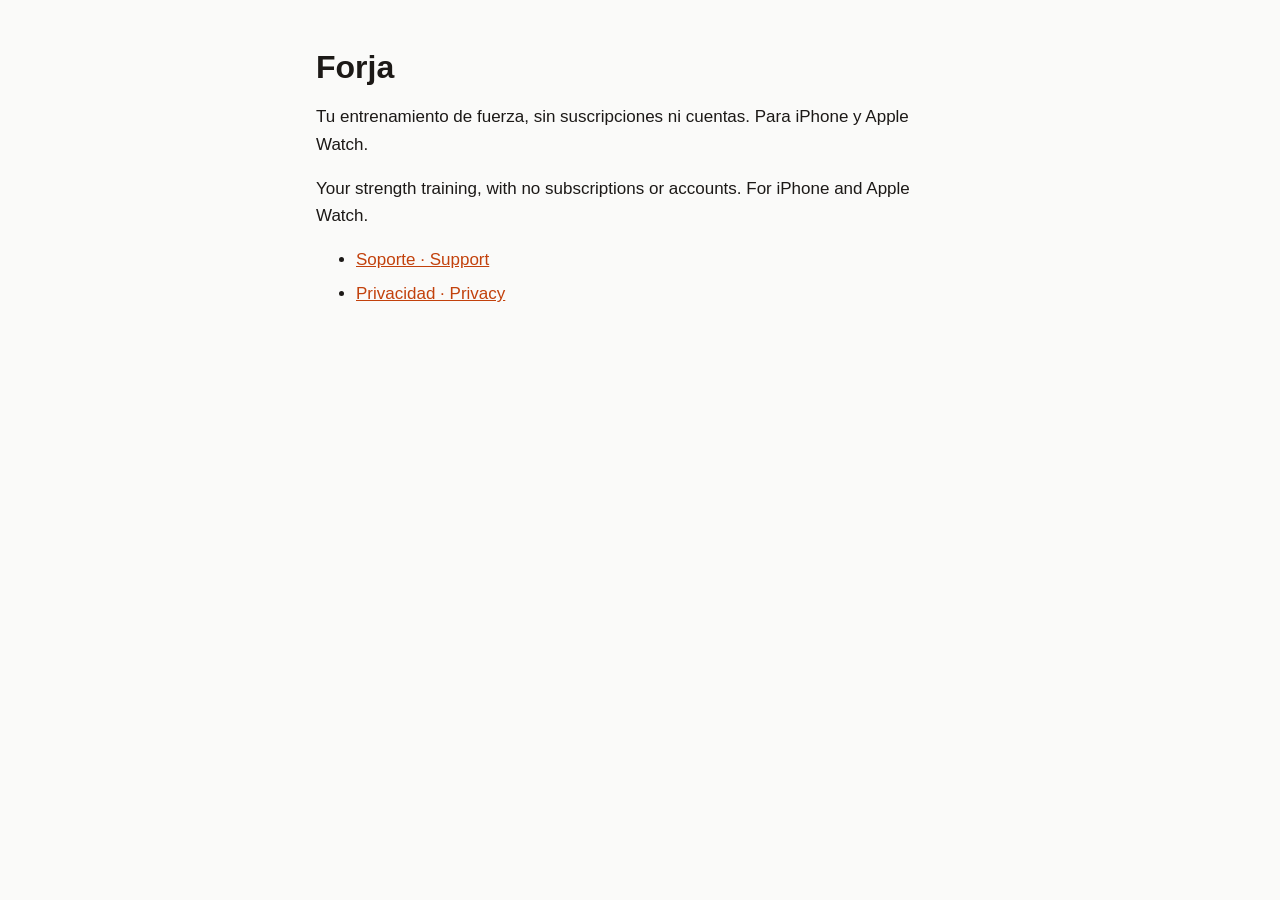
<file: index.html>
<!doctype html>
<html lang="es">
<head>
<meta charset="utf-8">
<meta name="viewport" content="width=device-width, initial-scale=1">
<title>Forja</title>
<link rel="stylesheet" href="estilo.css">
</head>
<body>
<main>
<h1>Forja</h1>
<p>Tu entrenamiento de fuerza, sin suscripciones ni cuentas. Para iPhone y Apple Watch.</p>
<p>Your strength training, with no subscriptions or accounts. For iPhone and Apple Watch.</p>
<ul>
<li><a href="soporte.html">Soporte · Support</a></li>
<li><a href="privacidad.html">Privacidad · Privacy</a></li>
</ul>
</main>
</body>
</html>
</file>
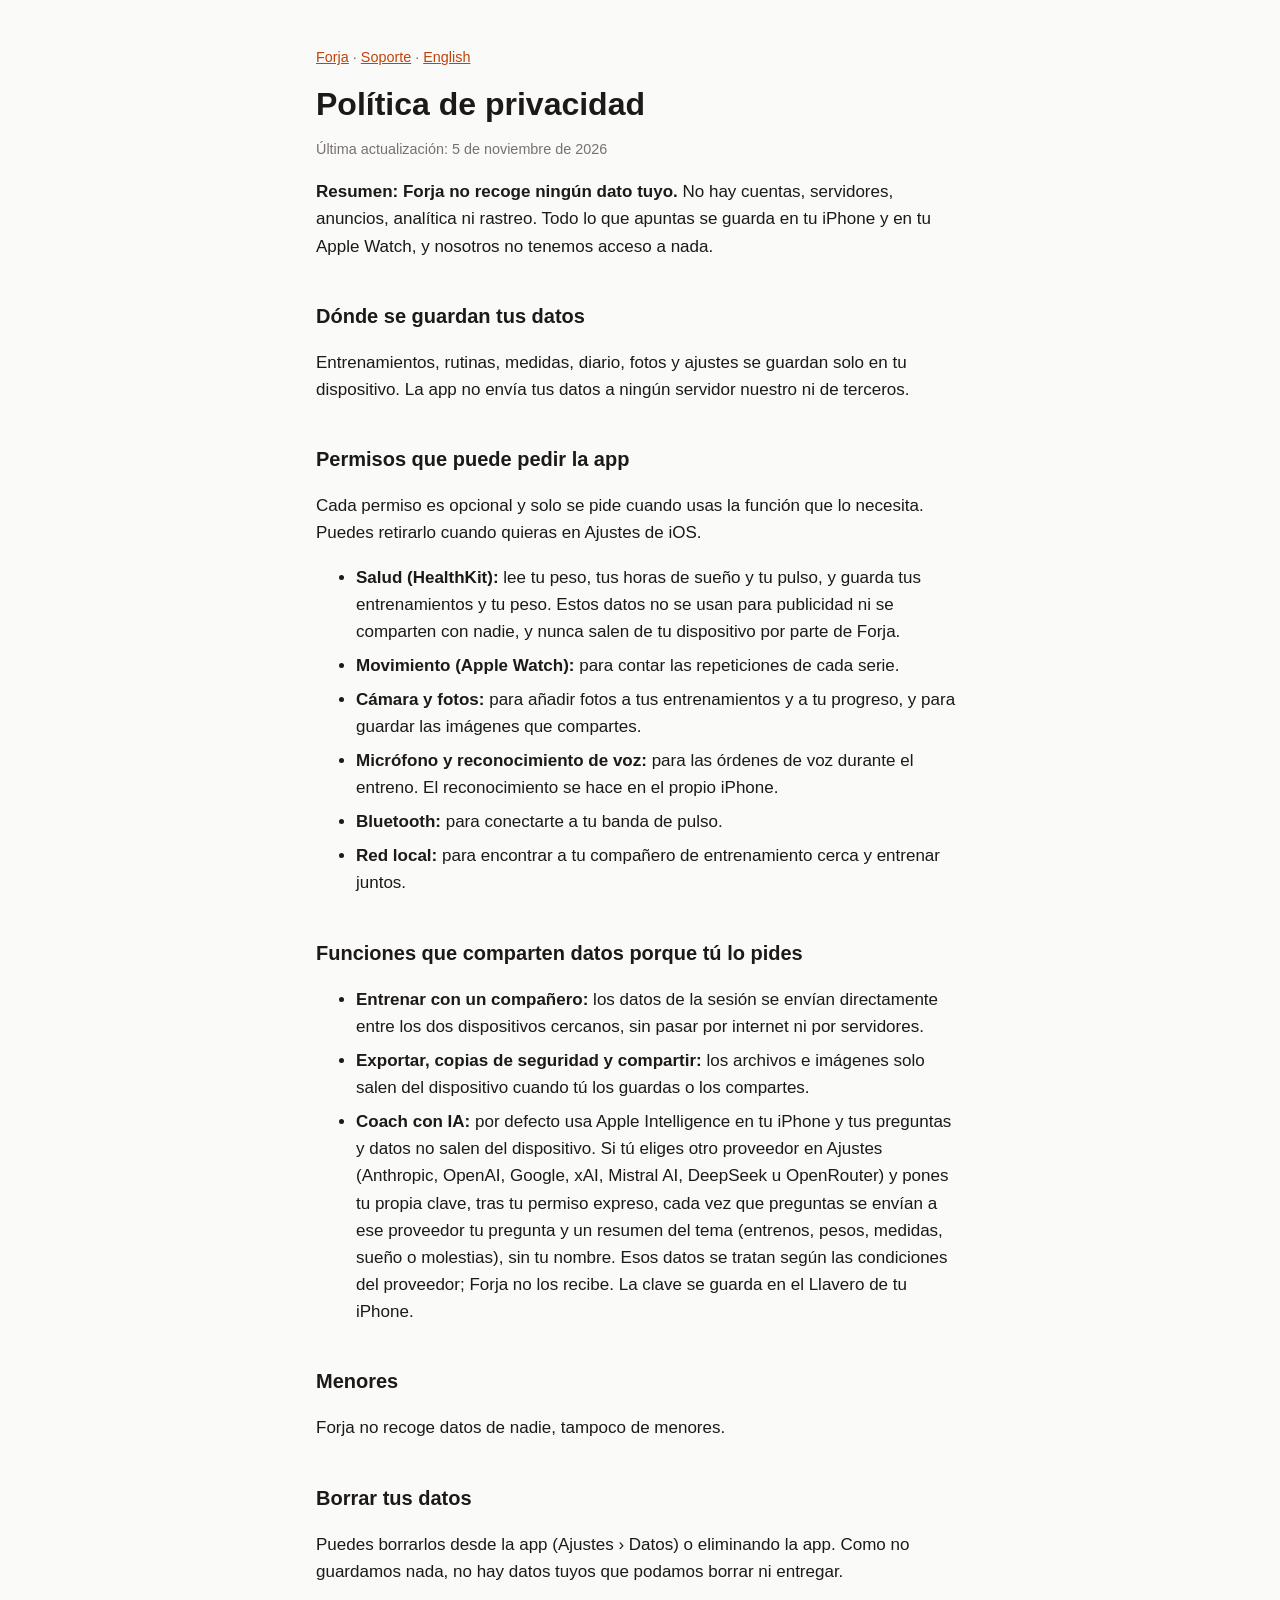
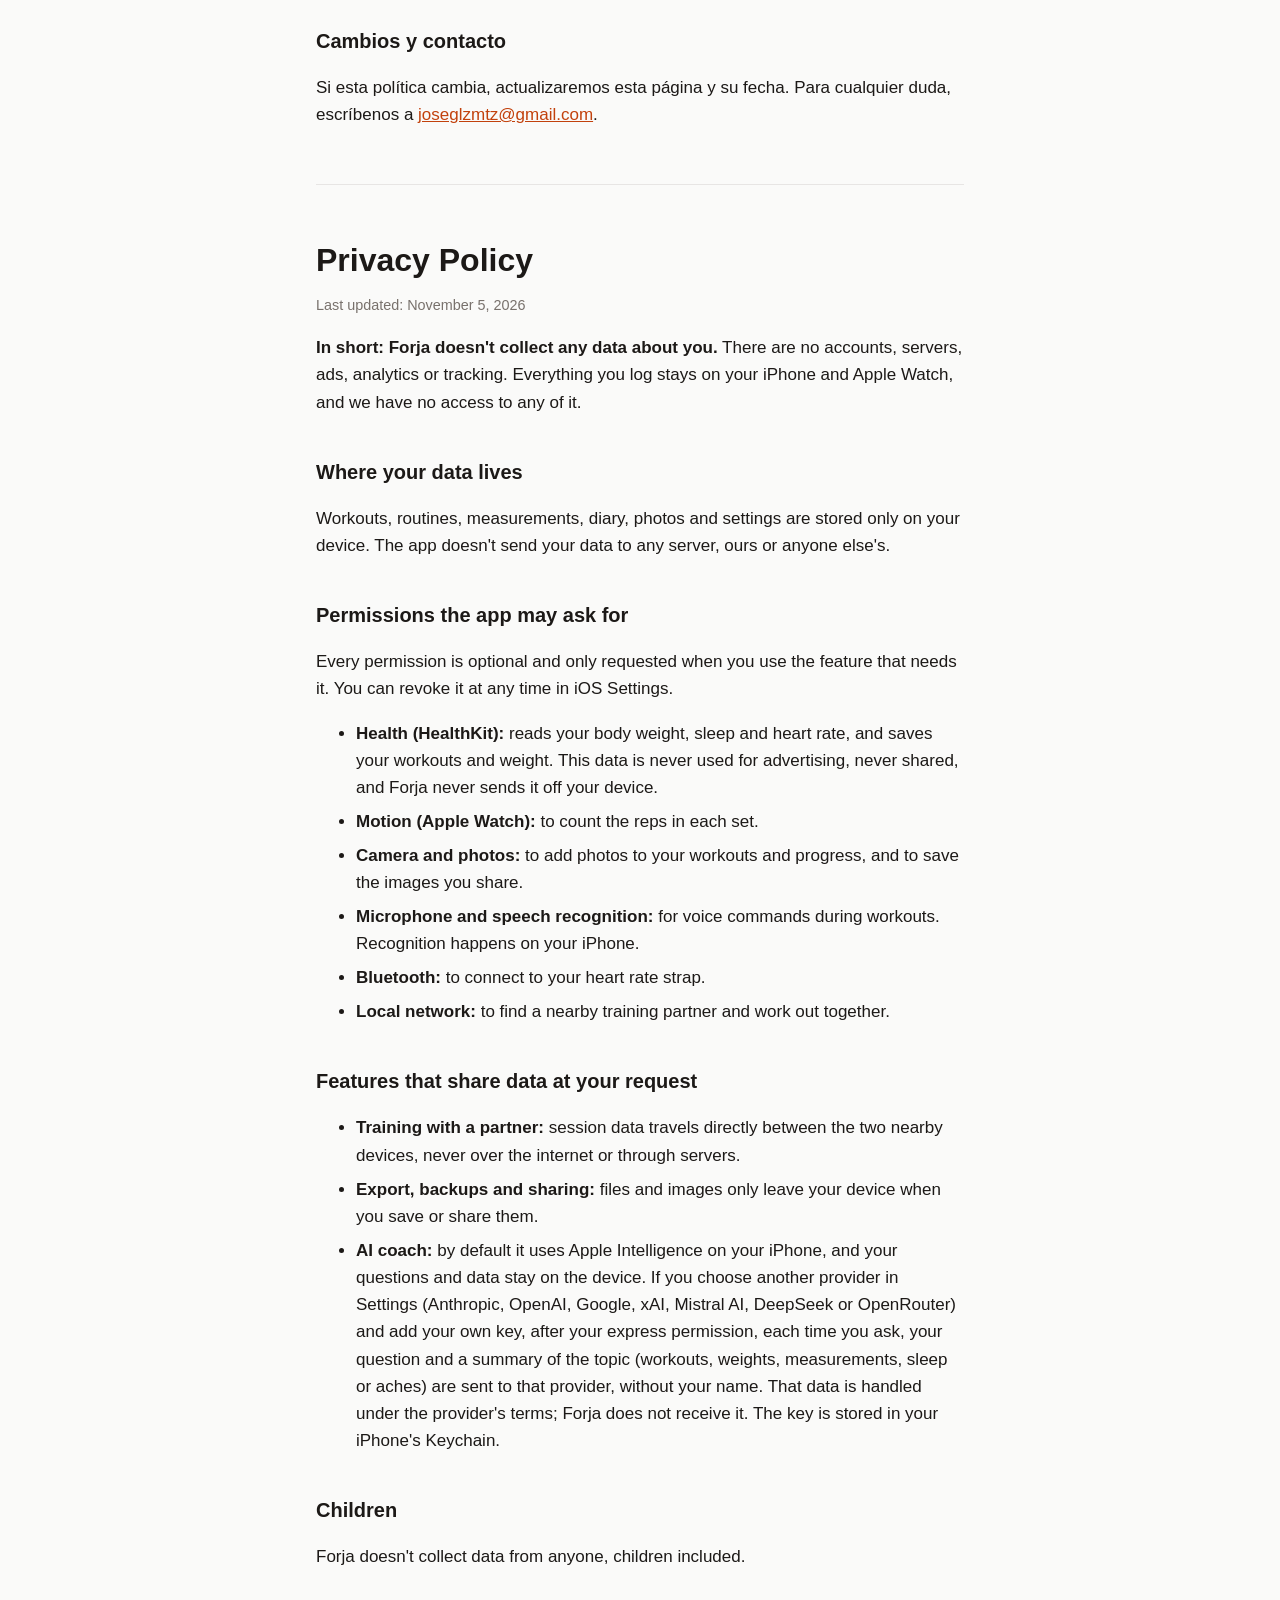
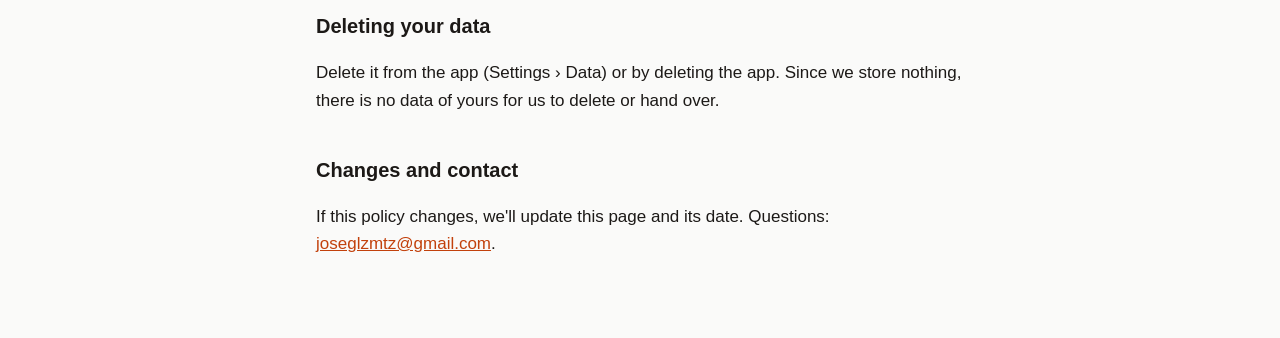
<file: privacidad.html>
<!doctype html>
<html lang="es">
<head>
<meta charset="utf-8">
<meta name="viewport" content="width=device-width, initial-scale=1">
<title>Forja · Privacidad</title>
<link rel="stylesheet" href="estilo.css">
</head>
<body>
<main>
<p class="nav"><a href="index.html">Forja</a> · <a href="soporte.html">Soporte</a> · <a href="#en">English</a></p>

<h1>Política de privacidad</h1>
<p class="meta">Última actualización: 5 de noviembre de 2026</p>

<p><strong>Resumen: Forja no recoge ningún dato tuyo.</strong> No hay cuentas, servidores, anuncios, analítica ni rastreo. Todo lo que apuntas se guarda en tu iPhone y en tu Apple Watch, y nosotros no tenemos acceso a nada.</p>

<h2>Dónde se guardan tus datos</h2>
<p>Entrenamientos, rutinas, medidas, diario, fotos y ajustes se guardan solo en tu dispositivo. La app no envía tus datos a ningún servidor nuestro ni de terceros.</p>

<h2>Permisos que puede pedir la app</h2>
<p>Cada permiso es opcional y solo se pide cuando usas la función que lo necesita. Puedes retirarlo cuando quieras en Ajustes de iOS.</p>
<ul>
<li><strong>Salud (HealthKit):</strong> lee tu peso, tus horas de sueño y tu pulso, y guarda tus entrenamientos y tu peso. Estos datos no se usan para publicidad ni se comparten con nadie, y nunca salen de tu dispositivo por parte de Forja.</li>
<li><strong>Movimiento (Apple Watch):</strong> para contar las repeticiones de cada serie.</li>
<li><strong>Cámara y fotos:</strong> para añadir fotos a tus entrenamientos y a tu progreso, y para guardar las imágenes que compartes.</li>
<li><strong>Micrófono y reconocimiento de voz:</strong> para las órdenes de voz durante el entreno. El reconocimiento se hace en el propio iPhone.</li>
<li><strong>Bluetooth:</strong> para conectarte a tu banda de pulso.</li>
<li><strong>Red local:</strong> para encontrar a tu compañero de entrenamiento cerca y entrenar juntos.</li>
</ul>

<h2>Funciones que comparten datos porque tú lo pides</h2>
<ul>
<li><strong>Entrenar con un compañero:</strong> los datos de la sesión se envían directamente entre los dos dispositivos cercanos, sin pasar por internet ni por servidores.</li>
<li><strong>Exportar, copias de seguridad y compartir:</strong> los archivos e imágenes solo salen del dispositivo cuando tú los guardas o los compartes.</li>
<li><strong>Coach con IA:</strong> por defecto usa Apple Intelligence en tu iPhone y tus preguntas y datos no salen del dispositivo. Si tú eliges otro proveedor en Ajustes (Anthropic, OpenAI, Google, xAI, Mistral AI, DeepSeek u OpenRouter) y pones tu propia clave, tras tu permiso expreso, cada vez que preguntas se envían a ese proveedor tu pregunta y un resumen del tema (entrenos, pesos, medidas, sueño o molestias), sin tu nombre. Esos datos se tratan según las condiciones del proveedor; Forja no los recibe. La clave se guarda en el Llavero de tu iPhone.</li>
</ul>

<h2>Menores</h2>
<p>Forja no recoge datos de nadie, tampoco de menores.</p>

<h2>Borrar tus datos</h2>
<p>Puedes borrarlos desde la app (Ajustes › Datos) o eliminando la app. Como no guardamos nada, no hay datos tuyos que podamos borrar ni entregar.</p>

<h2>Cambios y contacto</h2>
<p>Si esta política cambia, actualizaremos esta página y su fecha. Para cualquier duda, escríbenos a <a href="mailto:joseglzmtz@gmail.com">joseglzmtz@gmail.com</a>.</p>

<hr>

<section id="en" lang="en">
<h1>Privacy Policy</h1>
<p class="meta">Last updated: November 5, 2026</p>

<p><strong>In short: Forja doesn't collect any data about you.</strong> There are no accounts, servers, ads, analytics or tracking. Everything you log stays on your iPhone and Apple Watch, and we have no access to any of it.</p>

<h2>Where your data lives</h2>
<p>Workouts, routines, measurements, diary, photos and settings are stored only on your device. The app doesn't send your data to any server, ours or anyone else's.</p>

<h2>Permissions the app may ask for</h2>
<p>Every permission is optional and only requested when you use the feature that needs it. You can revoke it at any time in iOS Settings.</p>
<ul>
<li><strong>Health (HealthKit):</strong> reads your body weight, sleep and heart rate, and saves your workouts and weight. This data is never used for advertising, never shared, and Forja never sends it off your device.</li>
<li><strong>Motion (Apple Watch):</strong> to count the reps in each set.</li>
<li><strong>Camera and photos:</strong> to add photos to your workouts and progress, and to save the images you share.</li>
<li><strong>Microphone and speech recognition:</strong> for voice commands during workouts. Recognition happens on your iPhone.</li>
<li><strong>Bluetooth:</strong> to connect to your heart rate strap.</li>
<li><strong>Local network:</strong> to find a nearby training partner and work out together.</li>
</ul>

<h2>Features that share data at your request</h2>
<ul>
<li><strong>Training with a partner:</strong> session data travels directly between the two nearby devices, never over the internet or through servers.</li>
<li><strong>Export, backups and sharing:</strong> files and images only leave your device when you save or share them.</li>
<li><strong>AI coach:</strong> by default it uses Apple Intelligence on your iPhone, and your questions and data stay on the device. If you choose another provider in Settings (Anthropic, OpenAI, Google, xAI, Mistral AI, DeepSeek or OpenRouter) and add your own key, after your express permission, each time you ask, your question and a summary of the topic (workouts, weights, measurements, sleep or aches) are sent to that provider, without your name. That data is handled under the provider's terms; Forja does not receive it. The key is stored in your iPhone's Keychain.</li>
</ul>

<h2>Children</h2>
<p>Forja doesn't collect data from anyone, children included.</p>

<h2>Deleting your data</h2>
<p>Delete it from the app (Settings › Data) or by deleting the app. Since we store nothing, there is no data of yours for us to delete or hand over.</p>

<h2>Changes and contact</h2>
<p>If this policy changes, we'll update this page and its date. Questions: <a href="mailto:joseglzmtz@gmail.com">joseglzmtz@gmail.com</a>.</p>
</section>
</main>
</body>
</html>
</file>
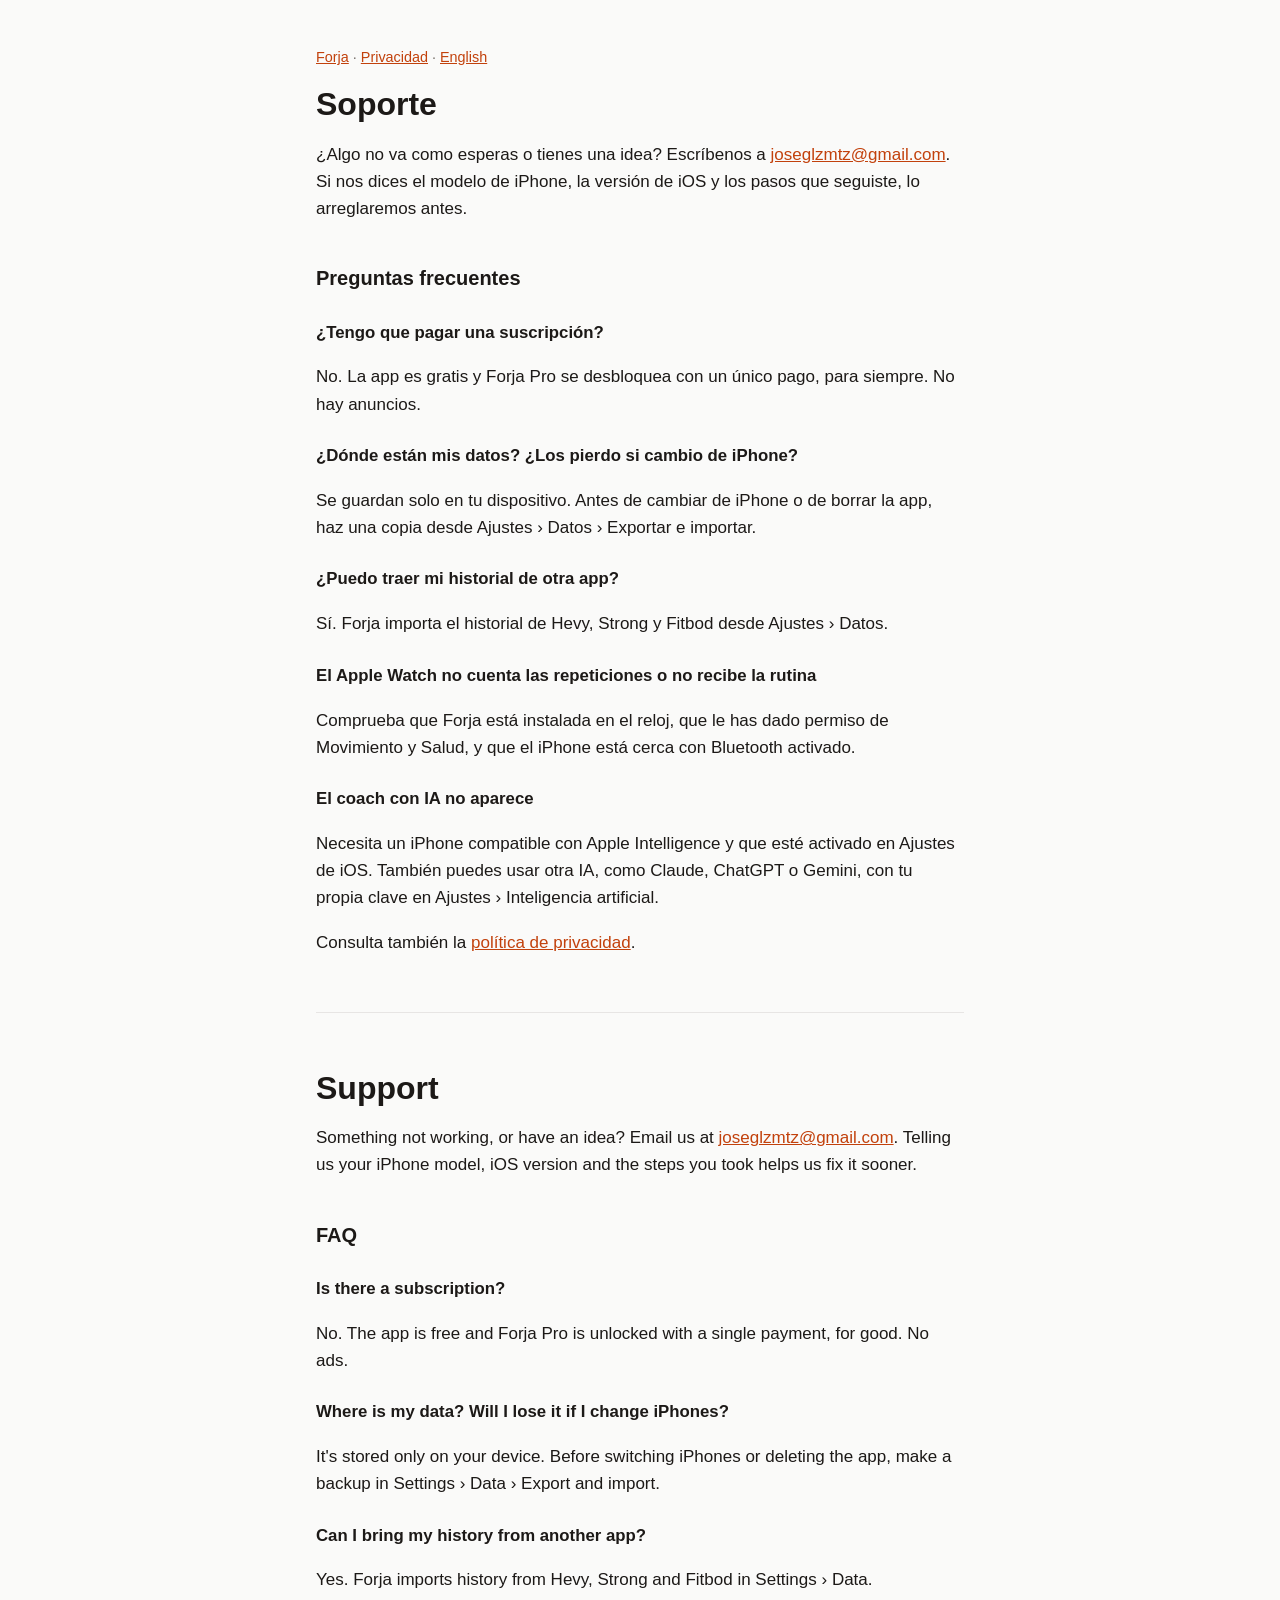
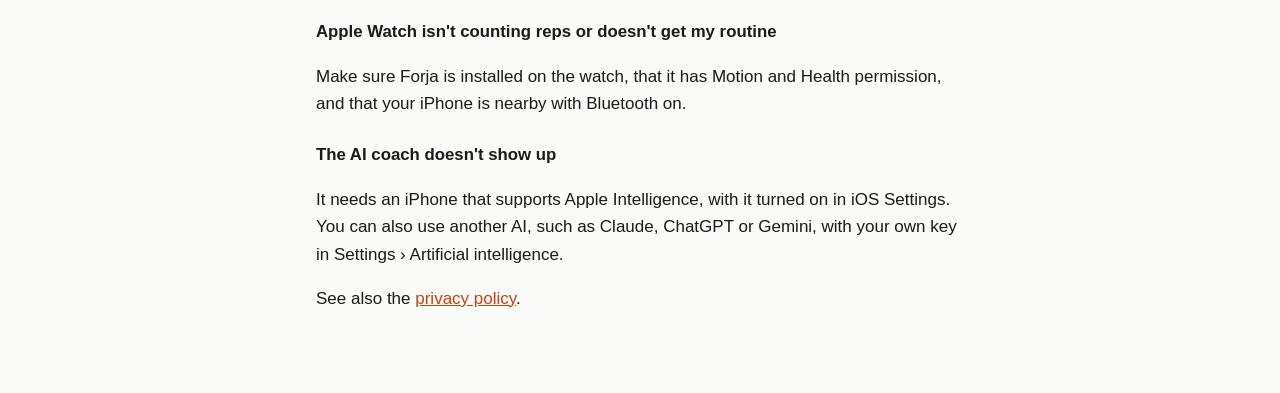
<file: soporte.html>
<!doctype html>
<html lang="es">
<head>
<meta charset="utf-8">
<meta name="viewport" content="width=device-width, initial-scale=1">
<title>Forja · Soporte</title>
<link rel="stylesheet" href="estilo.css">
</head>
<body>
<main>
<p class="nav"><a href="index.html">Forja</a> · <a href="privacidad.html">Privacidad</a> · <a href="#en">English</a></p>

<h1>Soporte</h1>
<p>¿Algo no va como esperas o tienes una idea? Escríbenos a <a href="mailto:joseglzmtz@gmail.com?subject=Forja">joseglzmtz@gmail.com</a>. Si nos dices el modelo de iPhone, la versión de iOS y los pasos que seguiste, lo arreglaremos antes.</p>

<h2>Preguntas frecuentes</h2>
<h3>¿Tengo que pagar una suscripción?</h3>
<p>No. La app es gratis y Forja Pro se desbloquea con un único pago, para siempre. No hay anuncios.</p>
<h3>¿Dónde están mis datos? ¿Los pierdo si cambio de iPhone?</h3>
<p>Se guardan solo en tu dispositivo. Antes de cambiar de iPhone o de borrar la app, haz una copia desde Ajustes › Datos › Exportar e importar.</p>
<h3>¿Puedo traer mi historial de otra app?</h3>
<p>Sí. Forja importa el historial de Hevy, Strong y Fitbod desde Ajustes › Datos.</p>
<h3>El Apple Watch no cuenta las repeticiones o no recibe la rutina</h3>
<p>Comprueba que Forja está instalada en el reloj, que le has dado permiso de Movimiento y Salud, y que el iPhone está cerca con Bluetooth activado.</p>
<h3>El coach con IA no aparece</h3>
<p>Necesita un iPhone compatible con Apple Intelligence y que esté activado en Ajustes de iOS. También puedes usar otra IA, como Claude, ChatGPT o Gemini, con tu propia clave en Ajustes › Inteligencia artificial.</p>

<p>Consulta también la <a href="privacidad.html">política de privacidad</a>.</p>

<hr>

<section id="en" lang="en">
<h1>Support</h1>
<p>Something not working, or have an idea? Email us at <a href="mailto:joseglzmtz@gmail.com?subject=Forja">joseglzmtz@gmail.com</a>. Telling us your iPhone model, iOS version and the steps you took helps us fix it sooner.</p>

<h2>FAQ</h2>
<h3>Is there a subscription?</h3>
<p>No. The app is free and Forja Pro is unlocked with a single payment, for good. No ads.</p>
<h3>Where is my data? Will I lose it if I change iPhones?</h3>
<p>It's stored only on your device. Before switching iPhones or deleting the app, make a backup in Settings › Data › Export and import.</p>
<h3>Can I bring my history from another app?</h3>
<p>Yes. Forja imports history from Hevy, Strong and Fitbod in Settings › Data.</p>
<h3>Apple Watch isn't counting reps or doesn't get my routine</h3>
<p>Make sure Forja is installed on the watch, that it has Motion and Health permission, and that your iPhone is nearby with Bluetooth on.</p>
<h3>The AI coach doesn't show up</h3>
<p>It needs an iPhone that supports Apple Intelligence, with it turned on in iOS Settings. You can also use another AI, such as Claude, ChatGPT or Gemini, with your own key in Settings › Artificial intelligence.</p>

<p>See also the <a href="privacidad.html">privacy policy</a>.</p>
</section>
</main>
</body>
</html>
</file>
<file: estilo.css>
:root { --bg: #fafaf9; --fg: #1c1917; --muted: #78716c; --accent: #c2410c; --rule: #e7e5e4; color-scheme: light dark; }
@media (prefers-color-scheme: dark) {
  :root { --bg: #0c0a09; --fg: #f5f5f4; --muted: #a8a29e; --accent: #fb923c; --rule: #292524; }
}
* { box-sizing: border-box; }
body { margin: 0; background: var(--bg); color: var(--fg); font: 17px/1.6 -apple-system, BlinkMacSystemFont, "Segoe UI", sans-serif; }
main { max-width: 680px; margin: 0 auto; padding: 32px 16px 64px; }
h1 { font-size: 2rem; line-height: 1.2; margin: 0.5em 0 0.2em; }
h2 { font-size: 1.25rem; margin-top: 2em; }
h3 { font-size: 1.05rem; margin: 1.5em 0 0.3em; }
a { color: var(--accent); }
.nav, .meta { color: var(--muted); font-size: 0.9rem; }
hr { border: 0; border-top: 1px solid var(--rule); margin: 56px 0; }
li { margin: 0.4em 0; }
</file>
